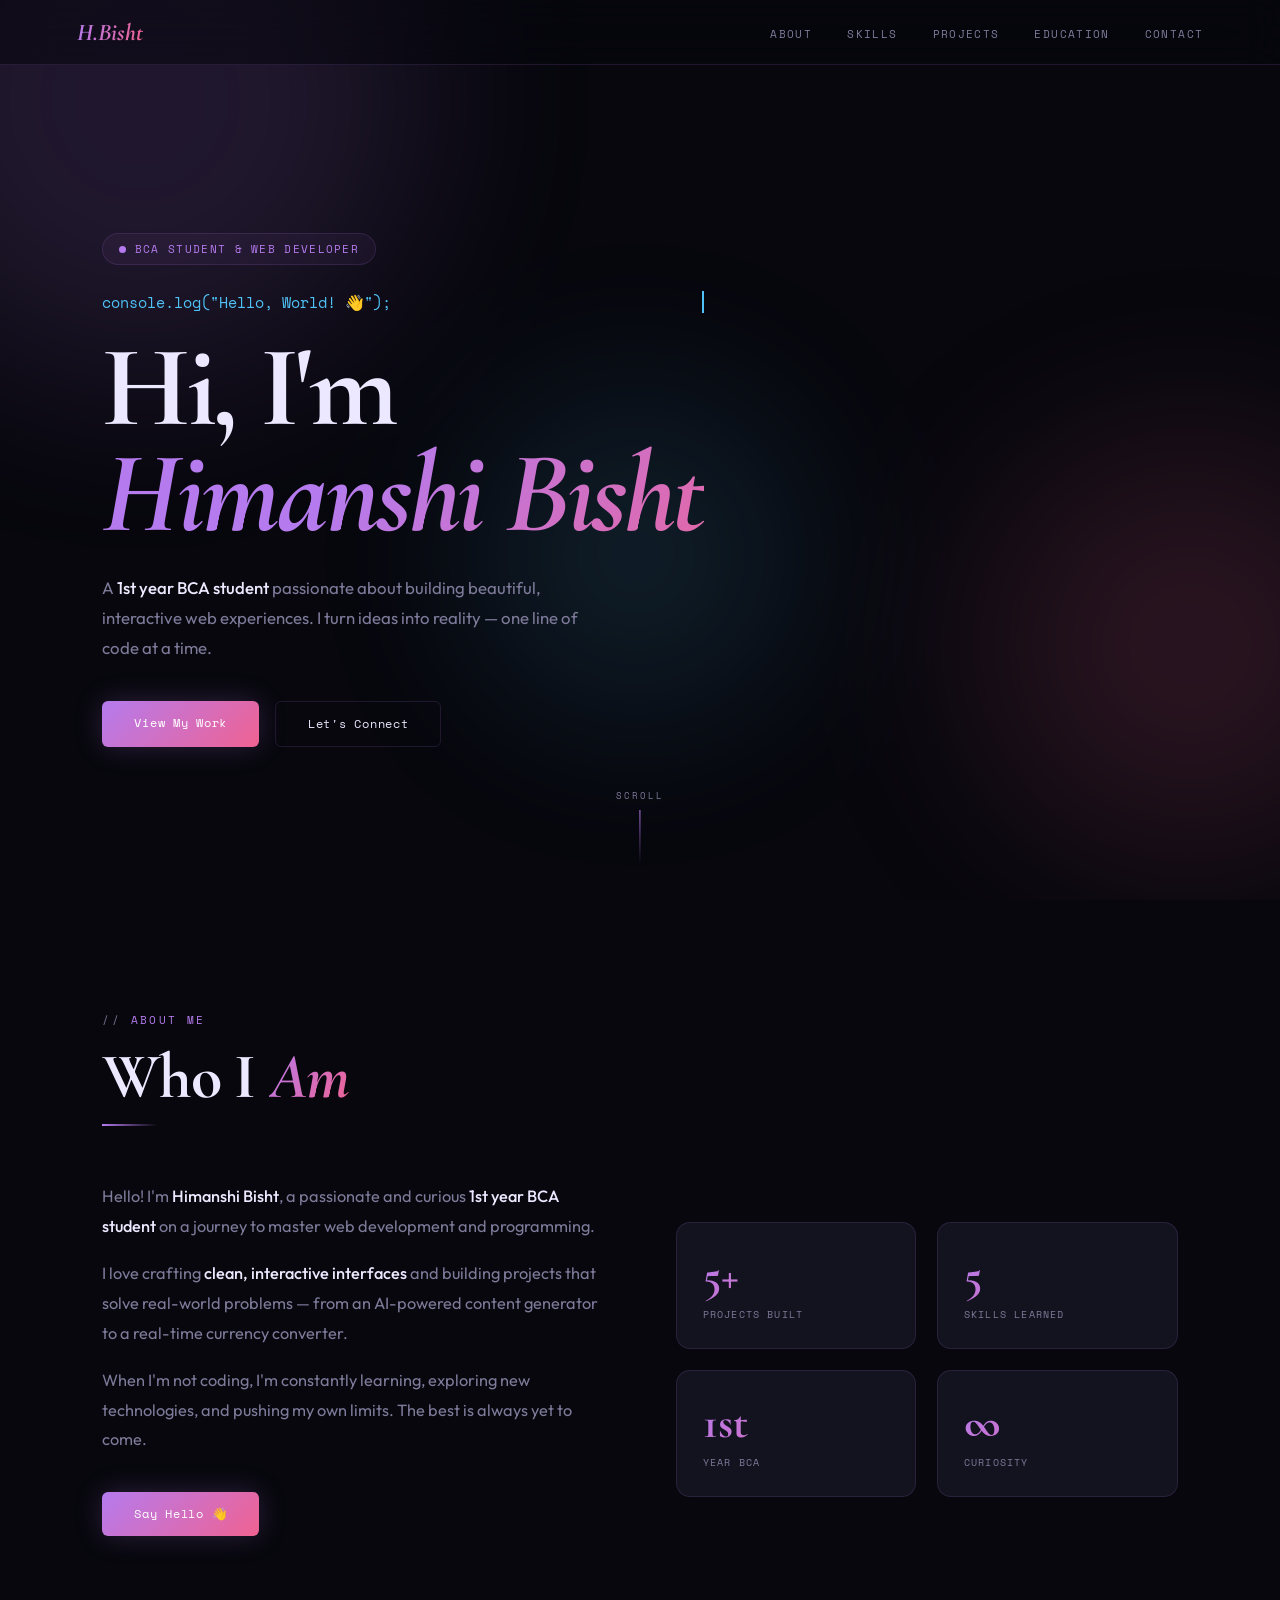
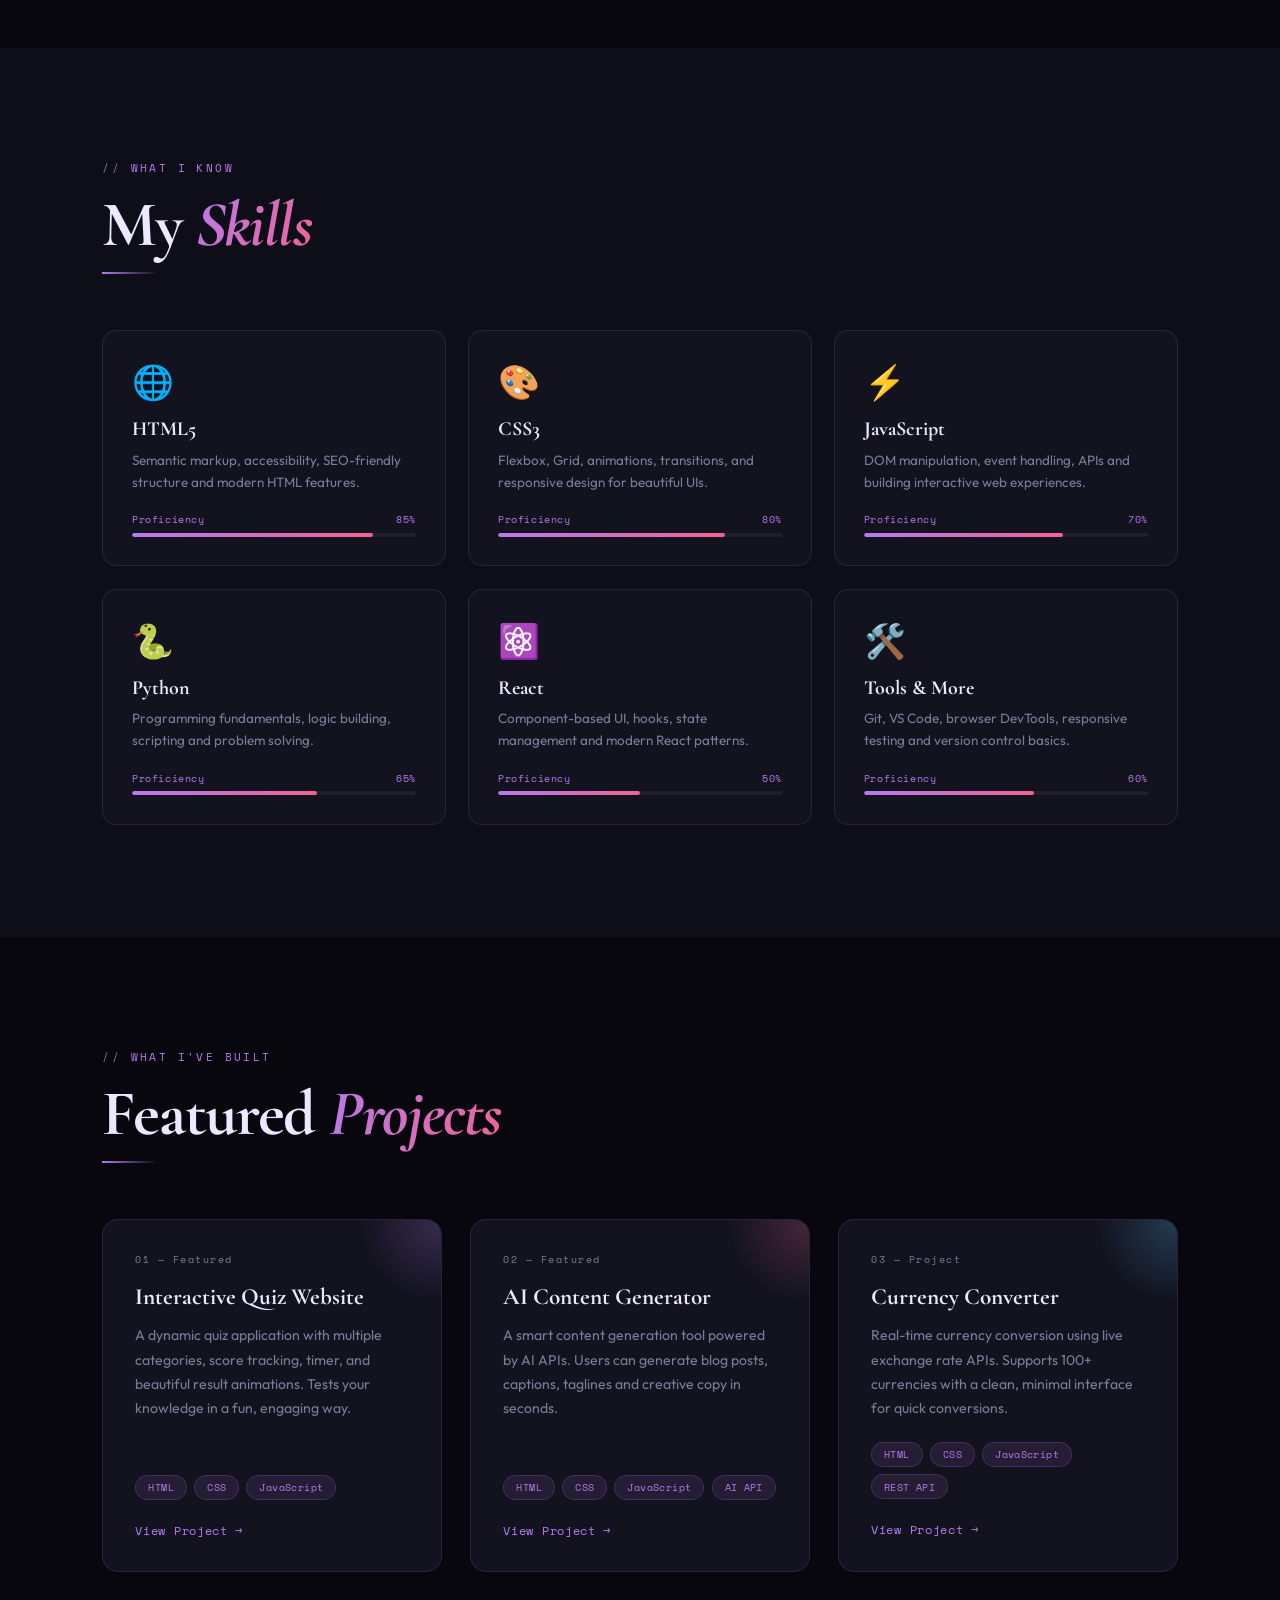
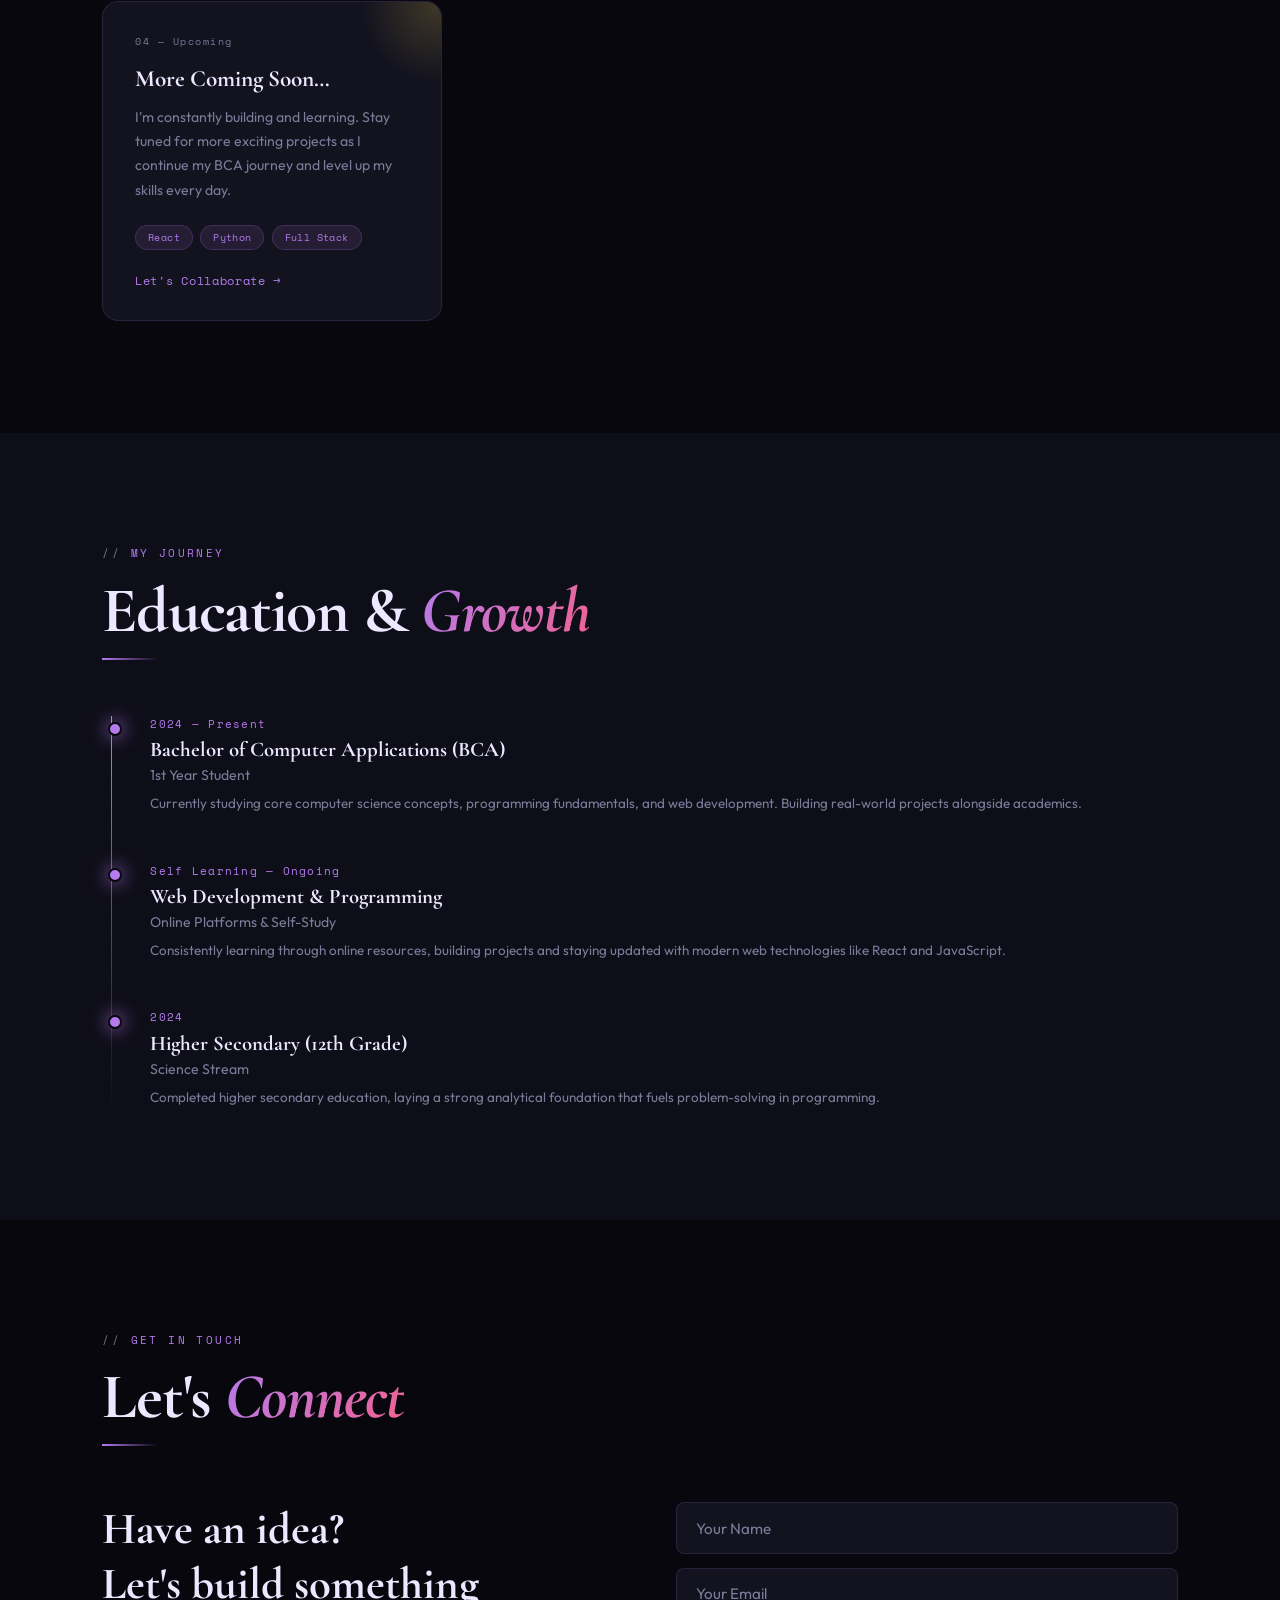
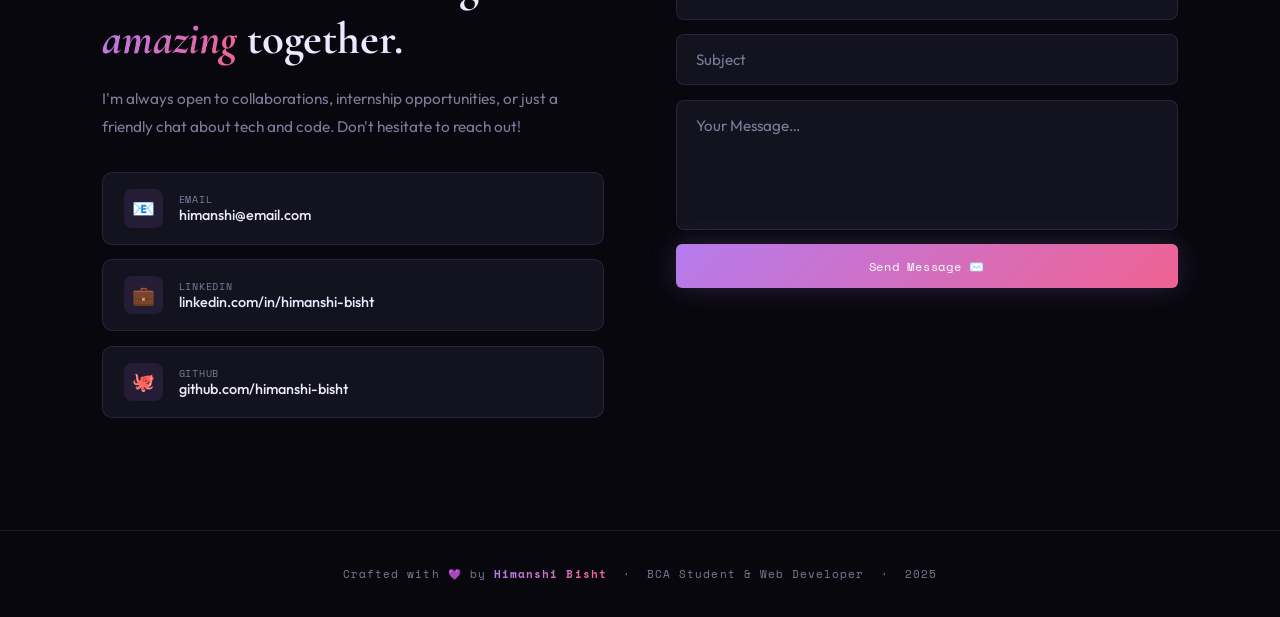
<file: index.html>
<!DOCTYPE html>
<html lang="en">
<head>
  <meta charset="UTF-8" />
  <meta name="viewport" content="width=device-width, initial-scale=1.0"/>
  <title>Himanshi Bisht | Portfolio</title>
  <link href="https://fonts.googleapis.com/css2?family=Cormorant+Garamond:ital,wght@0,400;0,600;0,700;1,400;1,600&family=Outfit:wght@300;400;500;600&family=Space+Mono:wght@400;700&display=swap" rel="stylesheet"/>
  <link rel="stylesheet" href="style.css">
</head>
<body>

  <!-- blobs -->
  <div class="blobs">
    <div class="blob blob-1"></div>
    <div class="blob blob-2"></div>
    <div class="blob blob-3"></div>
  </div>

  <!-- particles -->
  <div class="particles">
    <div class="p"></div><div class="p"></div><div class="p"></div>
    <div class="p"></div><div class="p"></div><div class="p"></div>
    <div class="p"></div><div class="p"></div><div class="p"></div>
    <div class="p"></div><div class="p"></div><div class="p"></div>
    <div class="p"></div><div class="p"></div><div class="p"></div>
  </div>

  <!-- NAV -->
  <nav>
    <div class="nav-logo">H.Bisht</div>
    <ul class="nav-links">
      <li><a href="#about">About</a></li>
      <li><a href="#skills">Skills</a></li>
      <li><a href="#projects">Projects</a></li>
      <li><a href="#education">Education</a></li>
      <li><a href="#contact">Contact</a></li>
    </ul>
  </nav>

  <!-- HERO -->
  <section id="hero">
    <div class="hero-inner">
      <div class="hero-badge">BCA Student &amp; Web Developer</div>
      <div class="typewriter-line">console.log("Hello, World! 👋");</div>
      <h1 class="hero-name">
        Hi, I'm<br>
        <span>Himanshi Bisht</span>
      </h1>
      <p class="hero-sub">
        A <strong>1st year BCA student</strong> passionate about building beautiful, interactive web experiences. I turn ideas into reality — one line of code at a time.
      </p>
      <div class="hero-btns">
        <a href="#projects" class="btn btn-fill">View My Work</a>
        <a href="#contact"  class="btn btn-ghost">Let's Connect</a>
      </div>
    </div>
    <div class="scroll-cue">
      <span>Scroll</span>
      <div class="scroll-line"></div>
    </div>
  </section>

  <!-- ABOUT -->
  <section id="about">
    <div class="wrap">
      <p class="section-tag">About Me</p>
      <h2 class="section-title">Who I <em>Am</em></h2>
      <div class="section-rule"></div>
      <div class="about-grid">
        <div class="about-text">
          <p>Hello! I'm <strong>Himanshi Bisht</strong>, a passionate and curious <strong>1st year BCA student</strong> on a journey to master web development and programming.</p>
          <p>I love crafting <strong>clean, interactive interfaces</strong> and building projects that solve real-world problems — from an AI-powered content generator to a real-time currency converter.</p>
          <p>When I'm not coding, I'm constantly learning, exploring new technologies, and pushing my own limits. The best is always yet to come.</p>
          <a href="mailto:himanshi@email.com" class="btn btn-fill" style="margin-top:1.2rem;">Say Hello 👋</a>
        </div>
        <div class="stats-grid">
          <div class="stat-card">
            <span class="stat-num">5+</span>
            <span class="stat-lbl">Projects Built</span>
          </div>
          <div class="stat-card">
            <span class="stat-num">5</span>
            <span class="stat-lbl">Skills Learned</span>
          </div>
          <div class="stat-card">
            <span class="stat-num">1st</span>
            <span class="stat-lbl">Year BCA</span>
          </div>
          <div class="stat-card">
            <span class="stat-num">∞</span>
            <span class="stat-lbl">Curiosity</span>
          </div>
        </div>
      </div>
    </div>
  </section>

  <!-- SKILLS -->
  <section id="skills">
    <div class="wrap">
      <p class="section-tag">What I Know</p>
      <h2 class="section-title">My <em>Skills</em></h2>
      <div class="section-rule"></div>
      <div class="skills-grid">

        <div class="skill-card">
          <span class="skill-icon">🌐</span>
          <div class="skill-name">HTML5</div>
          <div class="skill-desc">Semantic markup, accessibility, SEO-friendly structure and modern HTML features.</div>
          <div class="bar-header"><span>Proficiency</span><span>85%</span></div>
          <div class="bar-track"><div class="bar-fill bar-85"></div></div>
        </div>

        <div class="skill-card">
          <span class="skill-icon">🎨</span>
          <div class="skill-name">CSS3</div>
          <div class="skill-desc">Flexbox, Grid, animations, transitions, and responsive design for beautiful UIs.</div>
          <div class="bar-header"><span>Proficiency</span><span>80%</span></div>
          <div class="bar-track"><div class="bar-fill bar-80"></div></div>
        </div>

        <div class="skill-card">
          <span class="skill-icon">⚡</span>
          <div class="skill-name">JavaScript</div>
          <div class="skill-desc">DOM manipulation, event handling, APIs and building interactive web experiences.</div>
          <div class="bar-header"><span>Proficiency</span><span>70%</span></div>
          <div class="bar-track"><div class="bar-fill bar-70"></div></div>
        </div>

        <div class="skill-card">
          <span class="skill-icon">🐍</span>
          <div class="skill-name">Python</div>
          <div class="skill-desc">Programming fundamentals, logic building, scripting and problem solving.</div>
          <div class="bar-header"><span>Proficiency</span><span>65%</span></div>
          <div class="bar-track"><div class="bar-fill bar-65"></div></div>
        </div>

        <div class="skill-card">
          <span class="skill-icon">⚛️</span>
          <div class="skill-name">React</div>
          <div class="skill-desc">Component-based UI, hooks, state management and modern React patterns.</div>
          <div class="bar-header"><span>Proficiency</span><span>50%</span></div>
          <div class="bar-track"><div class="bar-fill bar-50"></div></div>
        </div>

        <div class="skill-card">
          <span class="skill-icon">🛠️</span>
          <div class="skill-name">Tools &amp; More</div>
          <div class="skill-desc">Git, VS Code, browser DevTools, responsive testing and version control basics.</div>
          <div class="bar-header"><span>Proficiency</span><span>60%</span></div>
          <div class="bar-track"><div class="bar-fill bar-60"></div></div>
        </div>

      </div>
    </div>
  </section>

  <!-- PROJECTS -->
  <section id="projects">
    <div class="wrap">
      <p class="section-tag">What I've Built</p>
      <h2 class="section-title">Featured <em>Projects</em></h2>
      <div class="section-rule"></div>
      <div class="projects-grid">

        <div class="project-card">
          <div class="proj-num">01 — Featured</div>
          <div class="proj-title">Interactive Quiz Website</div>
          <div class="proj-desc">A dynamic quiz application with multiple categories, score tracking, timer, and beautiful result animations. Tests your knowledge in a fun, engaging way.</div>
          <div class="tags">
            <span class="tag">HTML</span>
            <span class="tag">CSS</span>
            <span class="tag">JavaScript</span>
          </div>
          <a href="#" class="proj-link">View Project</a>
        </div>

        <div class="project-card">
          <div class="proj-num">02 — Featured</div>
          <div class="proj-title">AI Content Generator</div>
          <div class="proj-desc">A smart content generation tool powered by AI APIs. Users can generate blog posts, captions, taglines and creative copy in seconds.</div>
          <div class="tags">
            <span class="tag">HTML</span>
            <span class="tag">CSS</span>
            <span class="tag">JavaScript</span>
            <span class="tag">AI API</span>
          </div>
          <a href="#" class="proj-link">View Project</a>
        </div>

        <div class="project-card">
          <div class="proj-num">03 — Project</div>
          <div class="proj-title">Currency Converter</div>
          <div class="proj-desc">Real-time currency conversion using live exchange rate APIs. Supports 100+ currencies with a clean, minimal interface for quick conversions.</div>
          <div class="tags">
            <span class="tag">HTML</span>
            <span class="tag">CSS</span>
            <span class="tag">JavaScript</span>
            <span class="tag">REST API</span>
          </div>
          <a href="#" class="proj-link">View Project</a>
        </div>

        <div class="project-card">
          <div class="proj-num">04 — Upcoming</div>
          <div class="proj-title">More Coming Soon…</div>
          <div class="proj-desc">I'm constantly building and learning. Stay tuned for more exciting projects as I continue my BCA journey and level up my skills every day.</div>
          <div class="tags">
            <span class="tag">React</span>
            <span class="tag">Python</span>
            <span class="tag">Full Stack</span>
          </div>
          <a href="#contact" class="proj-link">Let's Collaborate</a>
        </div>

      </div>
    </div>
  </section>

  <!-- EDUCATION -->
  <section id="education">
    <div class="wrap">
      <p class="section-tag">My Journey</p>
      <h2 class="section-title">Education &amp; <em>Growth</em></h2>
      <div class="section-rule"></div>
      <div class="timeline">

        <div class="edu-item">
          <div class="edu-dot"></div>
          <div class="edu-year">2024 — Present</div>
          <div class="edu-degree">Bachelor of Computer Applications (BCA)</div>
          <div class="edu-inst">1st Year Student</div>
          <div class="edu-note">Currently studying core computer science concepts, programming fundamentals, and web development. Building real-world projects alongside academics.</div>
        </div>

        <div class="edu-item">
          <div class="edu-dot"></div>
          <div class="edu-year">Self Learning — Ongoing</div>
          <div class="edu-degree">Web Development &amp; Programming</div>
          <div class="edu-inst">Online Platforms &amp; Self-Study</div>
          <div class="edu-note">Consistently learning through online resources, building projects and staying updated with modern web technologies like React and JavaScript.</div>
        </div>

        <div class="edu-item">
          <div class="edu-dot"></div>
          <div class="edu-year">2024</div>
          <div class="edu-degree">Higher Secondary (12th Grade)</div>
          <div class="edu-inst">Science Stream</div>
          <div class="edu-note">Completed higher secondary education, laying a strong analytical foundation that fuels problem-solving in programming.</div>
        </div>

      </div>
    </div>
  </section>

  <!-- CONTACT -->
  <section id="contact">
    <div class="wrap">
      <p class="section-tag">Get In Touch</p>
      <h2 class="section-title">Let's <em>Connect</em></h2>
      <div class="section-rule"></div>
      <div class="contact-grid">

        <div>
          <p class="contact-headline">Have an idea?<br>Let's build something <em>amazing</em> together.</p>
          <p class="contact-sub">I'm always open to collaborations, internship opportunities, or just a friendly chat about tech and code. Don't hesitate to reach out!</p>
          <div class="contact-links">
            <a href="mailto:himanshi@email.com" class="c-link">
              <div class="c-icon">📧</div>
              <div>
                <div class="c-label">Email</div>
                <div class="c-val">himanshi@email.com</div>
              </div>
            </a>
            <a href="https://linkedin.com/in/himanshi-bisht" target="_blank" class="c-link">
              <div class="c-icon">💼</div>
              <div>
                <div class="c-label">LinkedIn</div>
                <div class="c-val">linkedin.com/in/himanshi-bisht</div>
              </div>
            </a>
            <a href="https://github.com/himanshi-bisht" target="_blank" class="c-link">
              <div class="c-icon">🐙</div>
              <div>
                <div class="c-label">GitHub</div>
                <div class="c-val">github.com/himanshi-bisht</div>
              </div>
            </a>
          </div>
        </div>

        <div class="form-stack">
          <input type="text"  placeholder="Your Name"    />
          <input type="email" placeholder="Your Email"   />
          <input type="text"  placeholder="Subject"      />
          <textarea           placeholder="Your Message…"></textarea>
          <button class="btn btn-fill" type="submit">Send Message ✉️</button>
        </div>

      </div>
    </div>
  </section>

  <!-- FOOTER -->
  <footer>
    Crafted with 💜 by <strong>Himanshi Bisht</strong> &nbsp;·&nbsp; BCA Student &amp; Web Developer &nbsp;·&nbsp; 2025
  </footer>

</body>
</html>
</file>
<file: style.css>
/* ─── RESET & BASE ─── */
    *, *::before, *::after { margin: 0; padding: 0; box-sizing: border-box; }
    html { scroll-behavior: smooth; }

    :root {
      --bg:      #07070d;
      --surface: #0e0e18;
      --card:    #13131f;
      --accent:  #b57bee;
      --pink:    #f06292;
      --sky:     #4fc3f7;
      --text:    #ece8ff;
      --muted:   #7e7a9a;
      --border:  rgba(181,123,238,.14);
      --glow:    rgba(181,123,238,.22);
    }

    body {
      background: var(--bg);
      color: var(--text);
      font-family: 'Outfit', sans-serif;
      overflow-x: hidden;
    }

    a { text-decoration: none; color: inherit; }

    /* ─── BACKGROUND BLOBS ─── */
    .blobs {
      position: fixed; inset: 0;
      pointer-events: none; z-index: 0;
      overflow: hidden;
    }
    .blob {
      position: absolute;
      border-radius: 50%;
      filter: blur(100px);
      opacity: .15;
    }
    .blob-1 {
      width: 560px; height: 560px;
      background: var(--accent);
      top: -180px; left: -140px;
      animation: drift1 14s ease-in-out infinite;
    }
    .blob-2 {
      width: 420px; height: 420px;
      background: var(--pink);
      bottom: 5%; right: -120px;
      animation: drift2 18s ease-in-out infinite;
    }
    .blob-3 {
      width: 300px; height: 300px;
      background: var(--sky);
      top: 45%; left: 38%;
      animation: drift3 11s ease-in-out infinite;
    }
    @keyframes drift1 {
      0%,100% { transform: translate(0,0) scale(1); }
      50%      { transform: translate(40px,-30px) scale(1.08); }
    }
    @keyframes drift2 {
      0%,100% { transform: translate(0,0) scale(1); }
      50%      { transform: translate(-30px,40px) scale(1.06); }
    }
    @keyframes drift3 {
      0%,100% { transform: translate(0,0) scale(1); }
      50%      { transform: translate(20px,25px) scale(0.94); }
    }

    /* ─── FLOATING PARTICLES ─── */
    .particles {
      position: fixed; inset: 0;
      pointer-events: none; z-index: 0;
      overflow: hidden;
    }
    .p {
      position: absolute;
      bottom: -10px;
      border-radius: 50%;
      opacity: 0;
      animation: rise linear infinite;
    }
    @keyframes rise {
      0%   { transform: translateY(0) translateX(0);   opacity: 0; }
      10%  { opacity: .7; }
      90%  { opacity: .2; }
      100% { transform: translateY(-105vh) translateX(var(--dx)); opacity: 0; }
    }
    .p:nth-child(1)  { width:3px;height:3px; left:5%;  background:var(--accent); animation-duration:9s;  animation-delay:0s;    --dx: 30px; }
    .p:nth-child(2)  { width:2px;height:2px; left:12%; background:var(--pink);   animation-duration:13s; animation-delay:2s;    --dx:-20px; }
    .p:nth-child(3)  { width:4px;height:4px; left:22%; background:var(--sky);    animation-duration:8s;  animation-delay:1s;    --dx: 15px; }
    .p:nth-child(4)  { width:2px;height:2px; left:33%; background:var(--accent); animation-duration:16s; animation-delay:4s;    --dx:-35px; }
    .p:nth-child(5)  { width:3px;height:3px; left:45%; background:var(--pink);   animation-duration:11s; animation-delay:0.5s;  --dx: 25px; }
    .p:nth-child(6)  { width:2px;height:2px; left:57%; background:var(--sky);    animation-duration:14s; animation-delay:3s;    --dx:-10px; }
    .p:nth-child(7)  { width:3px;height:3px; left:68%; background:var(--accent); animation-duration:10s; animation-delay:6s;    --dx: 40px; }
    .p:nth-child(8)  { width:2px;height:2px; left:78%; background:var(--pink);   animation-duration:12s; animation-delay:1.5s;  --dx:-25px; }
    .p:nth-child(9)  { width:4px;height:4px; left:88%; background:var(--sky);    animation-duration:9s;  animation-delay:7s;    --dx: 10px; }
    .p:nth-child(10) { width:2px;height:2px; left:95%; background:var(--accent); animation-duration:15s; animation-delay:2.5s;  --dx:-15px; }
    .p:nth-child(11) { width:3px;height:3px; left:18%; background:var(--pink);   animation-duration:17s; animation-delay:5s;    --dx: 30px; }
    .p:nth-child(12) { width:2px;height:2px; left:50%; background:var(--accent); animation-duration:8s;  animation-delay:9s;    --dx:-40px; }
    .p:nth-child(13) { width:3px;height:3px; left:72%; background:var(--sky);    animation-duration:13s; animation-delay:3.5s;  --dx: 20px; }
    .p:nth-child(14) { width:2px;height:2px; left:38%; background:var(--pink);   animation-duration:10s; animation-delay:8s;    --dx:-30px; }
    .p:nth-child(15) { width:4px;height:4px; left:82%; background:var(--accent); animation-duration:12s; animation-delay:0s;    --dx: 15px; }

    /* ─── NAV ─── */
    nav {
      position: fixed; top:0; left:0; right:0;
      z-index: 200;
      display: flex;
      justify-content: space-between;
      align-items: center;
      padding: 1.1rem 6vw;
      backdrop-filter: blur(22px);
      -webkit-backdrop-filter: blur(22px);
      background: rgba(7,7,13,.55);
      border-bottom: 1px solid var(--border);
    }
    .nav-logo {
      font-family: 'Cormorant Garamond', serif;
      font-size: 1.5rem;
      font-weight: 700;
      font-style: italic;
      background: linear-gradient(100deg, var(--accent), var(--pink));
      -webkit-background-clip: text;
      -webkit-text-fill-color: transparent;
      background-clip: text;
    }
    .nav-links { display: flex; gap: 2.2rem; list-style: none; }
    .nav-links a {
      font-family: 'Space Mono', monospace;
      font-size: .7rem;
      letter-spacing: .12em;
      text-transform: uppercase;
      color: var(--muted);
      transition: color .3s;
      position: relative;
    }
    .nav-links a::after {
      content: '';
      position: absolute;
      bottom: -3px; left: 0; right: 0;
      height: 1px;
      background: var(--accent);
      transform: scaleX(0);
      transform-origin: left;
      transition: transform .3s;
    }
    .nav-links a:hover { color: var(--accent); }
    .nav-links a:hover::after { transform: scaleX(1); }

    /* ─── SHARED SECTION ─── */
    section { position: relative; z-index: 2; }
    .wrap { padding: 7rem 8vw; }

    .section-tag {
      font-family: 'Space Mono', monospace;
      font-size: .68rem;
      letter-spacing: .22em;
      text-transform: uppercase;
      color: var(--accent);
      margin-bottom: .9rem;
    }
    .section-tag::before { content: '// '; color: var(--muted); }

    .section-title {
      font-family: 'Cormorant Garamond', serif;
      font-size: clamp(2.2rem, 5vw, 4rem);
      font-weight: 700;
      line-height: 1.08;
      letter-spacing: -.02em;
      margin-bottom: .8rem;
    }
    .section-title em {
      font-style: italic;
      background: linear-gradient(120deg, var(--accent), var(--pink));
      -webkit-background-clip: text;
      -webkit-text-fill-color: transparent;
      background-clip: text;
    }
    .section-rule {
      width: 56px; height: 2px;
      background: linear-gradient(90deg, var(--accent), transparent);
      margin-bottom: 3.5rem;
    }

    /* ─── BUTTONS ─── */
    .btn {
      display: inline-block;
      padding: .85rem 2rem;
      border-radius: 6px;
      font-family: 'Space Mono', monospace;
      font-size: .75rem;
      letter-spacing: .06em;
      transition: transform .25s, box-shadow .25s, border-color .25s, color .25s;
    }
    .btn-fill {
      background: linear-gradient(135deg, var(--accent), var(--pink));
      color: #fff;
      box-shadow: 0 0 28px var(--glow);
      border: none;
      cursor: pointer;
    }
    .btn-fill:hover  { transform: translateY(-3px); box-shadow: 0 0 48px var(--glow); }
    .btn-ghost {
      border: 1px solid var(--border);
      color: var(--text);
      background: transparent;
    }
    .btn-ghost:hover { border-color: var(--accent); color: var(--accent); transform: translateY(-3px); }

    /* ─── HERO ─── */
    #hero {
      min-height: 100vh;
      display: flex;
      align-items: center;
      padding: 0 8vw;
      padding-top: 80px;
    }
    .hero-inner { max-width: 780px; }

    .hero-badge {
      display: inline-flex;
      align-items: center;
      gap: .55rem;
      padding: .45rem 1rem;
      border: 1px solid var(--border);
      border-radius: 99px;
      background: rgba(181,123,238,.06);
      font-family: 'Space Mono', monospace;
      font-size: .68rem;
      letter-spacing: .12em;
      color: var(--accent);
      text-transform: uppercase;
      margin-bottom: 1.6rem;
      animation: fadeUp .8s .1s both;
    }
    .hero-badge::before {
      content: '';
      width: 7px; height: 7px;
      border-radius: 50%;
      background: var(--accent);
      animation: blink-dot 1.4s ease-in-out infinite;
    }
    @keyframes blink-dot {
      0%,100% { opacity:1; transform:scale(1); }
      50%      { opacity:.3; transform:scale(.6); }
    }

    .typewriter-line {
      font-family: 'Space Mono', monospace;
      font-size: .95rem;
      color: var(--sky);
      border-right: 2px solid var(--sky);
      white-space: nowrap;
      overflow: hidden;
      width: 0;
      animation: typing 2.6s steps(32) .4s forwards, cursor-blink .75s step-end infinite;
      margin-bottom: 1.4rem;
    }
    @keyframes typing      { to { width: 100%; } }
    @keyframes cursor-blink { 50% { border-color: transparent; } }

    .hero-name {
      font-family: 'Cormorant Garamond', serif;
      font-size: clamp(3.6rem, 9vw, 7.5rem);
      font-weight: 700;
      line-height: .92;
      letter-spacing: -.03em;
      margin-bottom: 1.6rem;
      animation: fadeUp .9s .5s both;
    }
    .hero-name span {
      display: block;
      font-style: italic;
      background: linear-gradient(130deg, var(--accent) 20%, var(--pink) 60%, var(--sky));
      -webkit-background-clip: text;
      -webkit-text-fill-color: transparent;
      background-clip: text;
      background-size: 200% 200%;
      animation: gradientShift 5s ease infinite;
    }
    @keyframes gradientShift {
      0%   { background-position: 0% 50%; }
      50%  { background-position: 100% 50%; }
      100% { background-position: 0% 50%; }
    }

    .hero-sub {
      font-size: 1.05rem;
      color: var(--muted);
      line-height: 1.78;
      max-width: 500px;
      margin-bottom: 2.4rem;
      animation: fadeUp .9s .7s both;
    }
    .hero-sub strong { color: var(--text); font-weight: 500; }

    .hero-btns {
      display: flex; gap: 1rem; flex-wrap: wrap;
      animation: fadeUp .9s .9s both;
    }

    .scroll-cue {
      position: absolute;
      bottom: 2.2rem; left: 50%;
      transform: translateX(-50%);
      display: flex; flex-direction: column;
      align-items: center; gap: .5rem;
    }
    .scroll-cue span {
      font-family: 'Space Mono', monospace;
      font-size: .58rem;
      letter-spacing: .2em;
      color: var(--muted);
      text-transform: uppercase;
    }
    .scroll-line {
      width: 1px; height: 55px;
      background: linear-gradient(to bottom, var(--accent), transparent);
      animation: scrollPulse 2s ease-in-out infinite;
    }
    @keyframes scrollPulse {
      0%,100% { opacity:1; transform:scaleY(1); }
      50%      { opacity:.3; transform:scaleY(.5); }
    }

    /* ─── ABOUT ─── */
    .about-grid {
      display: grid;
      grid-template-columns: 1fr 1fr;
      gap: 4.5rem;
      align-items: center;
    }
    .about-text p {
      font-size: 1.02rem;
      color: var(--muted);
      line-height: 1.82;
      margin-bottom: 1.1rem;
    }
    .about-text p strong { color: var(--text); font-weight: 500; }

    .stats-grid {
      display: grid;
      grid-template-columns: 1fr 1fr;
      gap: 1.3rem;
    }
    .stat-card {
      background: var(--card);
      border: 1px solid var(--border);
      border-radius: 14px;
      padding: 1.6rem;
      position: relative;
      overflow: hidden;
      transition: transform .3s, border-color .3s, box-shadow .3s;
      animation: fadeUp .7s both;
    }
    .stat-card::before {
      content: '';
      position: absolute;
      top:0; left:0; right:0;
      height: 2px;
      background: linear-gradient(90deg, var(--accent), var(--pink));
      transform: scaleX(0);
      transform-origin: left;
      transition: transform .35s;
    }
    .stat-card:hover { transform: translateY(-5px); border-color: var(--accent); box-shadow: 0 16px 48px rgba(0,0,0,.4), 0 0 24px var(--glow); }
    .stat-card:hover::before { transform: scaleX(1); }
    .stat-num {
      font-family: 'Cormorant Garamond', serif;
      font-size: 2.8rem;
      font-weight: 700;
      display: block;
      background: linear-gradient(135deg, var(--accent), var(--pink));
      -webkit-background-clip: text;
      -webkit-text-fill-color: transparent;
      background-clip: text;
    }
    .stat-lbl {
      font-family: 'Space Mono', monospace;
      font-size: .62rem;
      letter-spacing: .12em;
      text-transform: uppercase;
      color: var(--muted);
      margin-top: .3rem;
    }

    /* ─── SKILLS ─── */
    #skills { background: var(--surface); }
    .skills-grid {
      display: grid;
      grid-template-columns: repeat(auto-fit, minmax(270px, 1fr));
      gap: 1.4rem;
    }
    .skill-card {
      background: var(--card);
      border: 1px solid var(--border);
      border-radius: 14px;
      padding: 1.8rem;
      position: relative;
      overflow: hidden;
      transition: transform .35s cubic-bezier(.22,1,.36,1), border-color .3s, box-shadow .3s;
      animation: fadeUp .7s both;
    }
    .skill-card::after {
      content: '';
      position: absolute; inset: 0;
      background: linear-gradient(135deg, rgba(181,123,238,.06), transparent);
      opacity: 0;
      transition: opacity .3s;
    }
    .skill-card:hover { transform: translateY(-7px); border-color: var(--accent); box-shadow: 0 24px 64px rgba(0,0,0,.45), 0 0 32px var(--glow); }
    .skill-card:hover::after { opacity: 1; }

    .skill-icon { font-size: 2.1rem; margin-bottom: .9rem; display: block; }
    .skill-name {
      font-family: 'Cormorant Garamond', serif;
      font-size: 1.25rem;
      font-weight: 700;
      margin-bottom: .45rem;
    }
    .skill-desc {
      font-size: .84rem;
      color: var(--muted);
      line-height: 1.65;
      margin-bottom: 1.2rem;
    }
    .bar-header {
      display: flex;
      justify-content: space-between;
      margin-bottom: .4rem;
    }
    .bar-header span {
      font-family: 'Space Mono', monospace;
      font-size: .6rem;
      letter-spacing: .06em;
      color: var(--accent);
    }
    .bar-track {
      background: rgba(255,255,255,.05);
      border-radius: 99px;
      height: 4px;
      overflow: hidden;
    }
    .bar-fill {
      height: 100%;
      border-radius: 99px;
      background: linear-gradient(90deg, var(--accent), var(--pink));
      animation: barGrow 1.4s cubic-bezier(.22,1,.36,1) both;
    }
    @keyframes barGrow { from { width: 0 !important; } }

    .bar-85 { width:85%; animation-delay:.1s; }
    .bar-80 { width:80%; animation-delay:.2s; }
    .bar-70 { width:70%; animation-delay:.3s; }
    .bar-65 { width:65%; animation-delay:.4s; }
    .bar-50 { width:50%; animation-delay:.5s; }
    .bar-60 { width:60%; animation-delay:.6s; }

    .skill-card:nth-child(1) { animation-delay:.1s; }
    .skill-card:nth-child(2) { animation-delay:.2s; }
    .skill-card:nth-child(3) { animation-delay:.3s; }
    .skill-card:nth-child(4) { animation-delay:.4s; }
    .skill-card:nth-child(5) { animation-delay:.5s; }
    .skill-card:nth-child(6) { animation-delay:.6s; }

    /* ─── PROJECTS ─── */
    .projects-grid {
      display: grid;
      grid-template-columns: repeat(auto-fit, minmax(300px, 1fr));
      gap: 1.8rem;
    }
    .project-card {
      background: var(--card);
      border: 1px solid var(--border);
      border-radius: 16px;
      padding: 2rem;
      position: relative;
      overflow: hidden;
      transition: transform .4s cubic-bezier(.22,1,.36,1), border-color .3s, box-shadow .35s;
      display: flex;
      flex-direction: column;
      animation: fadeUp .7s both;
    }
    .project-card::before {
      content: '';
      position: absolute;
      top: -70px; right: -70px;
      width: 150px; height: 150px;
      border-radius: 50%;
      transition: all .4s;
    }
    .project-card:nth-child(1)::before { background: radial-gradient(circle, rgba(181,123,238,.22), transparent 70%); animation-delay:.1s; }
    .project-card:nth-child(2)::before { background: radial-gradient(circle, rgba(240,98,146,.22),  transparent 70%); animation-delay:.2s; }
    .project-card:nth-child(3)::before { background: radial-gradient(circle, rgba(79,195,247,.22),  transparent 70%); animation-delay:.3s; }
    .project-card:nth-child(4)::before { background: radial-gradient(circle, rgba(255,213,79,.18),  transparent 70%); animation-delay:.4s; }

    .project-card:nth-child(1) { animation-delay:.1s; }
    .project-card:nth-child(2) { animation-delay:.2s; }
    .project-card:nth-child(3) { animation-delay:.3s; }
    .project-card:nth-child(4) { animation-delay:.4s; }

    .project-card:hover { transform: translateY(-9px); border-color: var(--accent); box-shadow: 0 32px 80px rgba(0,0,0,.5), 0 0 40px var(--glow); }
    .project-card:hover::before { top:-30px; right:-30px; width:200px; height:200px; }

    .proj-num {
      font-family: 'Space Mono', monospace;
      font-size: .62rem;
      letter-spacing: .15em;
      color: var(--muted);
      margin-bottom: 1rem;
    }
    .proj-title {
      font-family: 'Cormorant Garamond', serif;
      font-size: 1.45rem;
      font-weight: 700;
      margin-bottom: .7rem;
      line-height: 1.25;
    }
    .proj-desc {
      font-size: .88rem;
      color: var(--muted);
      line-height: 1.72;
      margin-bottom: 1.4rem;
      flex: 1;
    }
    .tags { display: flex; flex-wrap: wrap; gap: .45rem; margin-bottom: 1.4rem; }
    .tag {
      font-family: 'Space Mono', monospace;
      font-size: .6rem;
      padding: .28rem .75rem;
      border-radius: 99px;
      background: rgba(181,123,238,.1);
      border: 1px solid rgba(181,123,238,.2);
      color: var(--accent);
      letter-spacing: .04em;
    }
    .proj-link {
      font-family: 'Space Mono', monospace;
      font-size: .72rem;
      letter-spacing: .06em;
      color: var(--accent);
      transition: letter-spacing .3s;
      display: inline-flex;
      align-items: center;
      gap: .45rem;
    }
    .proj-link::after { content: '→'; display: inline-block; transition: transform .3s; }
    .proj-link:hover { letter-spacing: .16em; }
    .proj-link:hover::after { transform: translateX(5px); }

    /* ─── EDUCATION ─── */
    #education { background: var(--surface); }
    .timeline { position: relative; padding-left: 3rem; }
    .timeline::before {
      content: '';
      position: absolute;
      left: .55rem; top: 0; bottom: 0;
      width: 1px;
      background: linear-gradient(to bottom, var(--accent), transparent);
    }
    .edu-item {
      position: relative;
      margin-bottom: 3rem;
      animation: fadeUp .7s both;
    }
    .edu-item:nth-child(1) { animation-delay:.1s; }
    .edu-item:nth-child(2) { animation-delay:.25s; }
    .edu-item:nth-child(3) { animation-delay:.4s; }
    .edu-item:last-child { margin-bottom: 0; }

    .edu-dot {
      position: absolute;
      left: -2.6rem; top: .35rem;
      width: 14px; height: 14px;
      border-radius: 50%;
      background: var(--accent);
      box-shadow: 0 0 18px var(--accent);
      border: 2px solid var(--bg);
      animation: pulseGlow 2.5s ease-in-out infinite;
    }
    @keyframes pulseGlow {
      0%,100% { box-shadow: 0 0 14px var(--accent); }
      50%      { box-shadow: 0 0 28px var(--accent); }
    }
    .edu-year { font-family:'Space Mono',monospace; font-size:.66rem; letter-spacing:.12em; color:var(--accent); margin-bottom:.35rem; }
    .edu-degree { font-family:'Cormorant Garamond',serif; font-size:1.3rem; font-weight:700; margin-bottom:.25rem; }
    .edu-inst  { font-size:.88rem; color:var(--muted); margin-bottom:.5rem; }
    .edu-note  { font-size:.84rem; color:var(--muted); line-height:1.65; }

    /* ─── CONTACT ─── */
    .contact-grid {
      display: grid;
      grid-template-columns: 1fr 1fr;
      gap: 4.5rem;
      align-items: start;
    }
    .contact-headline {
      font-family: 'Cormorant Garamond', serif;
      font-size: clamp(1.8rem, 3.5vw, 2.8rem);
      font-weight: 700;
      line-height: 1.22;
      margin-bottom: 1.2rem;
    }
    .contact-headline em {
      font-style: italic;
      background: linear-gradient(120deg, var(--accent), var(--pink));
      -webkit-background-clip: text;
      -webkit-text-fill-color: transparent;
      background-clip: text;
    }
    .contact-sub { font-size:.96rem; color:var(--muted); line-height:1.78; margin-bottom:2rem; }
    .contact-links { display:flex; flex-direction:column; gap:.9rem; }
    .c-link {
      display: flex;
      align-items: center;
      gap: 1rem;
      padding: 1rem 1.3rem;
      background: var(--card);
      border: 1px solid var(--border);
      border-radius: 10px;
      color: var(--text);
      font-size: .9rem;
      transition: border-color .3s, transform .3s, background .3s;
    }
    .c-link:hover { border-color:var(--accent); transform:translateX(7px); background:rgba(181,123,238,.06); }
    .c-icon {
      font-size: 1.15rem;
      width: 2.4rem; height: 2.4rem;
      display: flex; align-items: center; justify-content: center;
      background: rgba(181,123,238,.1);
      border-radius: 8px;
      flex-shrink: 0;
    }
    .c-label { font-family:'Space Mono',monospace; font-size:.6rem; letter-spacing:.08em; color:var(--muted); text-transform:uppercase; }
    .c-val   { font-weight:500; font-size:.9rem; }

    .form-stack { display:flex; flex-direction:column; gap:.9rem; }
    .form-stack input,
    .form-stack textarea {
      width: 100%;
      padding: .95rem 1.2rem;
      background: var(--card);
      border: 1px solid var(--border);
      border-radius: 8px;
      color: var(--text);
      font-family: 'Outfit', sans-serif;
      font-size: .95rem;
      outline: none;
      transition: border-color .3s;
      -webkit-appearance: none;
      appearance: none;
    }
    .form-stack textarea { height:130px; resize:none; }
    .form-stack input:focus,
    .form-stack textarea:focus { border-color: var(--accent); }
    .form-stack input::placeholder,
    .form-stack textarea::placeholder { color: var(--muted); }

    /* ─── FOOTER ─── */
    footer {
      position: relative; z-index: 2;
      text-align: center;
      padding: 2.2rem 2rem;
      border-top: 1px solid var(--border);
      font-family: 'Space Mono', monospace;
      font-size: .66rem;
      letter-spacing: .1em;
      color: var(--muted);
    }
    footer strong {
      background: linear-gradient(90deg, var(--accent), var(--pink));
      -webkit-background-clip: text;
      -webkit-text-fill-color: transparent;
      background-clip: text;
    }

    /* ─── KEYFRAMES ─── */
    @keyframes fadeUp {
      from { opacity:0; transform:translateY(28px); }
      to   { opacity:1; transform:translateY(0); }
    }

    /* stat card delays */
    .stat-card:nth-child(1) { animation-delay:.1s; }
    .stat-card:nth-child(2) { animation-delay:.2s; }
    .stat-card:nth-child(3) { animation-delay:.3s; }
    .stat-card:nth-child(4) { animation-delay:.4s; }

    /* contact grid animation */
    .contact-grid > div { animation: fadeUp .7s both; }
    .contact-grid > div:nth-child(2) { animation-delay:.2s; }

    /* ─── RESPONSIVE ─── */
    @media (max-width: 760px) {
      nav { padding:1rem 5vw; }
      .nav-links { display:none; }
      .wrap { padding:5rem 5vw; }
      .about-grid   { grid-template-columns:1fr; gap:2.5rem; }
      .contact-grid { grid-template-columns:1fr; gap:2.5rem; }
      .hero-name { font-size:3.2rem; }
      #hero { padding:0 5vw; padding-top:70px; }
    }
</file>
